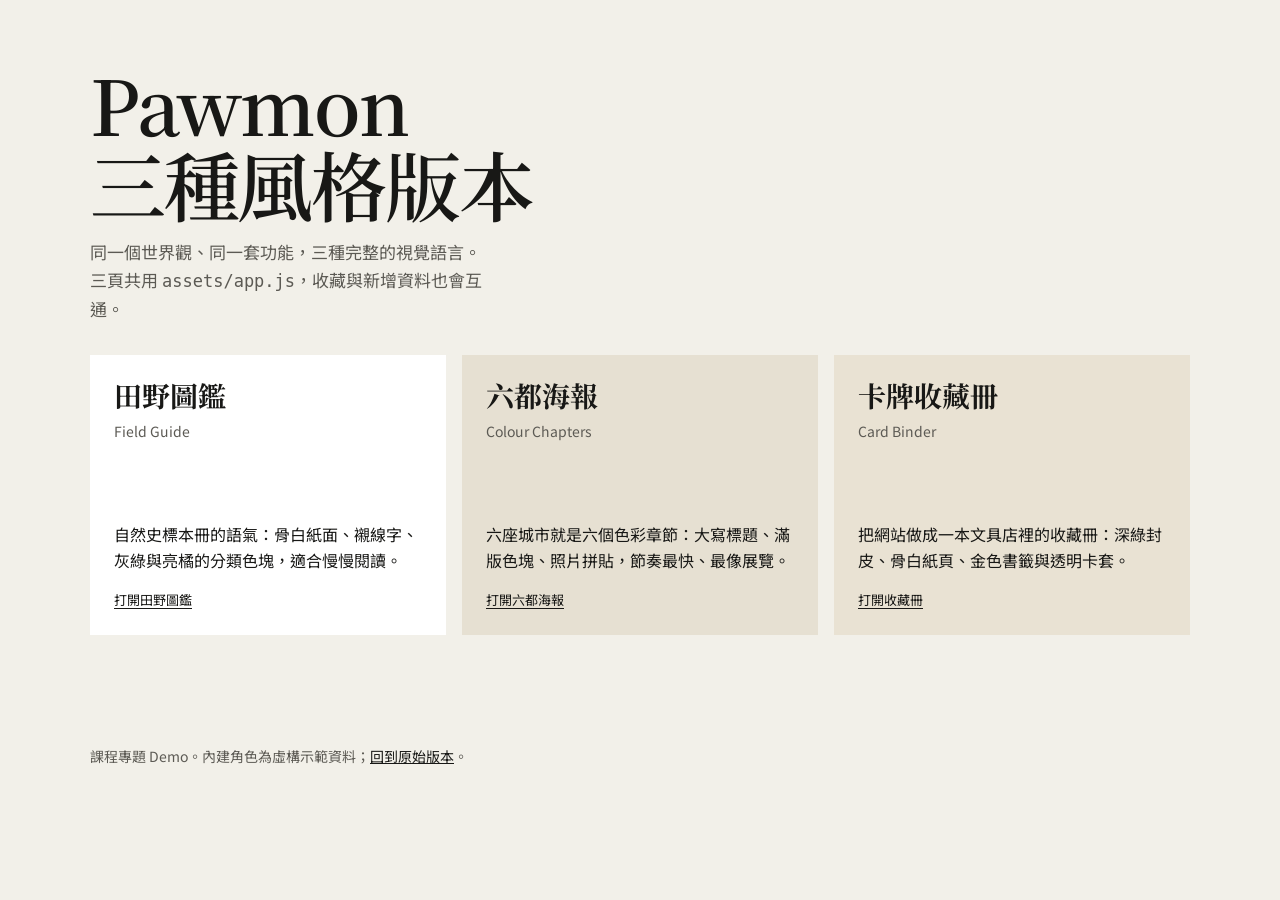
<file: versions/index.html>
<!DOCTYPE html>
<html lang="zh-Hant">
<head>
<meta charset="UTF-8">
<meta name="viewport" content="width=device-width, initial-scale=1.0">
<title>Pawmon 風格總覽 — 台灣浪浪探索圖鑑</title>
<meta name="description" content="Pawmon 台灣浪浪探索圖鑑的三套全站風格版本：田野圖鑑、六都海報、卡牌收藏冊。">
<link rel="preconnect" href="https://fonts.googleapis.com">
<link rel="preconnect" href="https://fonts.gstatic.com" crossorigin>
<link href="https://fonts.googleapis.com/css2?family=Noto+Sans+TC:wght@400;500;700;900&family=Noto+Serif+TC:wght@400;600;700&display=swap" rel="stylesheet">
<style>
  :root{--bg:#f2f0e9;--ink:#181816;--muted:#5c5a54;--paper:#fff;--line:#181816;--field:#d9d6cc}
  *{box-sizing:border-box}
  body{margin:0;background:var(--bg);color:var(--ink);font-family:"Noto Sans TC",sans-serif;font-size:17px;line-height:1.65}
  .wrap{width:min(1100px,calc(100% - 40px));margin-inline:auto}
  header{padding:64px 0 32px}
  h1{font-family:"Noto Serif TC",serif;font-size:clamp(40px,6vw,76px);font-weight:600;line-height:1.05;letter-spacing:-.03em;margin:0 0 14px}
  header p{max-width:44ch;color:var(--muted);margin:0}
  main{padding-bottom:72px}
  .grid{display:grid;grid-template-columns:repeat(3,1fr);gap:16px}
  a.card{display:flex;flex-direction:column;min-height:280px;padding:24px;background:var(--paper);color:var(--ink);text-decoration:none;transition:background .18s}
  a.card:hover{background:var(--field)}
  .card:nth-child(1){background:#fff}
  .card:nth-child(2){background:#e6e0d2}
  .card:nth-child(3){background:#e9e2d3}
  .card b{font-family:"Noto Serif TC",serif;font-size:28px;line-height:1.2;margin-bottom:8px}
  .card span{font-size:14px;color:var(--muted)}
  .card p{margin:auto 0 0;font-size:16px}
  .card em{font-style:normal;font-size:13px;margin-top:16px;text-decoration:underline;text-underline-offset:3px}
  footer{padding:24px 0 48px;color:var(--muted);font-size:14px}
  footer a{color:var(--ink)}
  @media(max-width:820px){.grid{grid-template-columns:1fr}}
</style>
</head>
<body>
<header class="wrap">
  <h1>Pawmon<br>三種風格版本</h1>
  <p>同一個世界觀、同一套功能，三種完整的視覺語言。三頁共用 <code>assets/app.js</code>，收藏與新增資料也會互通。</p>
</header>
<main class="wrap">
  <div class="grid">
    <a class="card" href="field-guide.html">
      <b>田野圖鑑</b>
      <span>Field Guide</span>
      <p>自然史標本冊的語氣：骨白紙面、襯線字、灰綠與亮橘的分類色塊，適合慢慢閱讀。</p>
      <em>打開田野圖鑑</em>
    </a>
    <a class="card" href="city-chapters.html">
      <b>六都海報</b>
      <span>Colour Chapters</span>
      <p>六座城市就是六個色彩章節：大寫標題、滿版色塊、照片拼貼，節奏最快、最像展覽。</p>
      <em>打開六都海報</em>
    </a>
    <a class="card" href="card-binder.html">
      <b>卡牌收藏冊</b>
      <span>Card Binder</span>
      <p>把網站做成一本文具店裡的收藏冊：深綠封皮、骨白紙頁、金色書籤與透明卡套。</p>
      <em>打開收藏冊</em>
    </a>
  </div>
</main>
<footer class="wrap">
  <p>課程專題 Demo。內建角色為虛構示範資料；<a href="../index.html">回到原始版本</a>。</p>
</footer>
</body>
</html>
</file>
